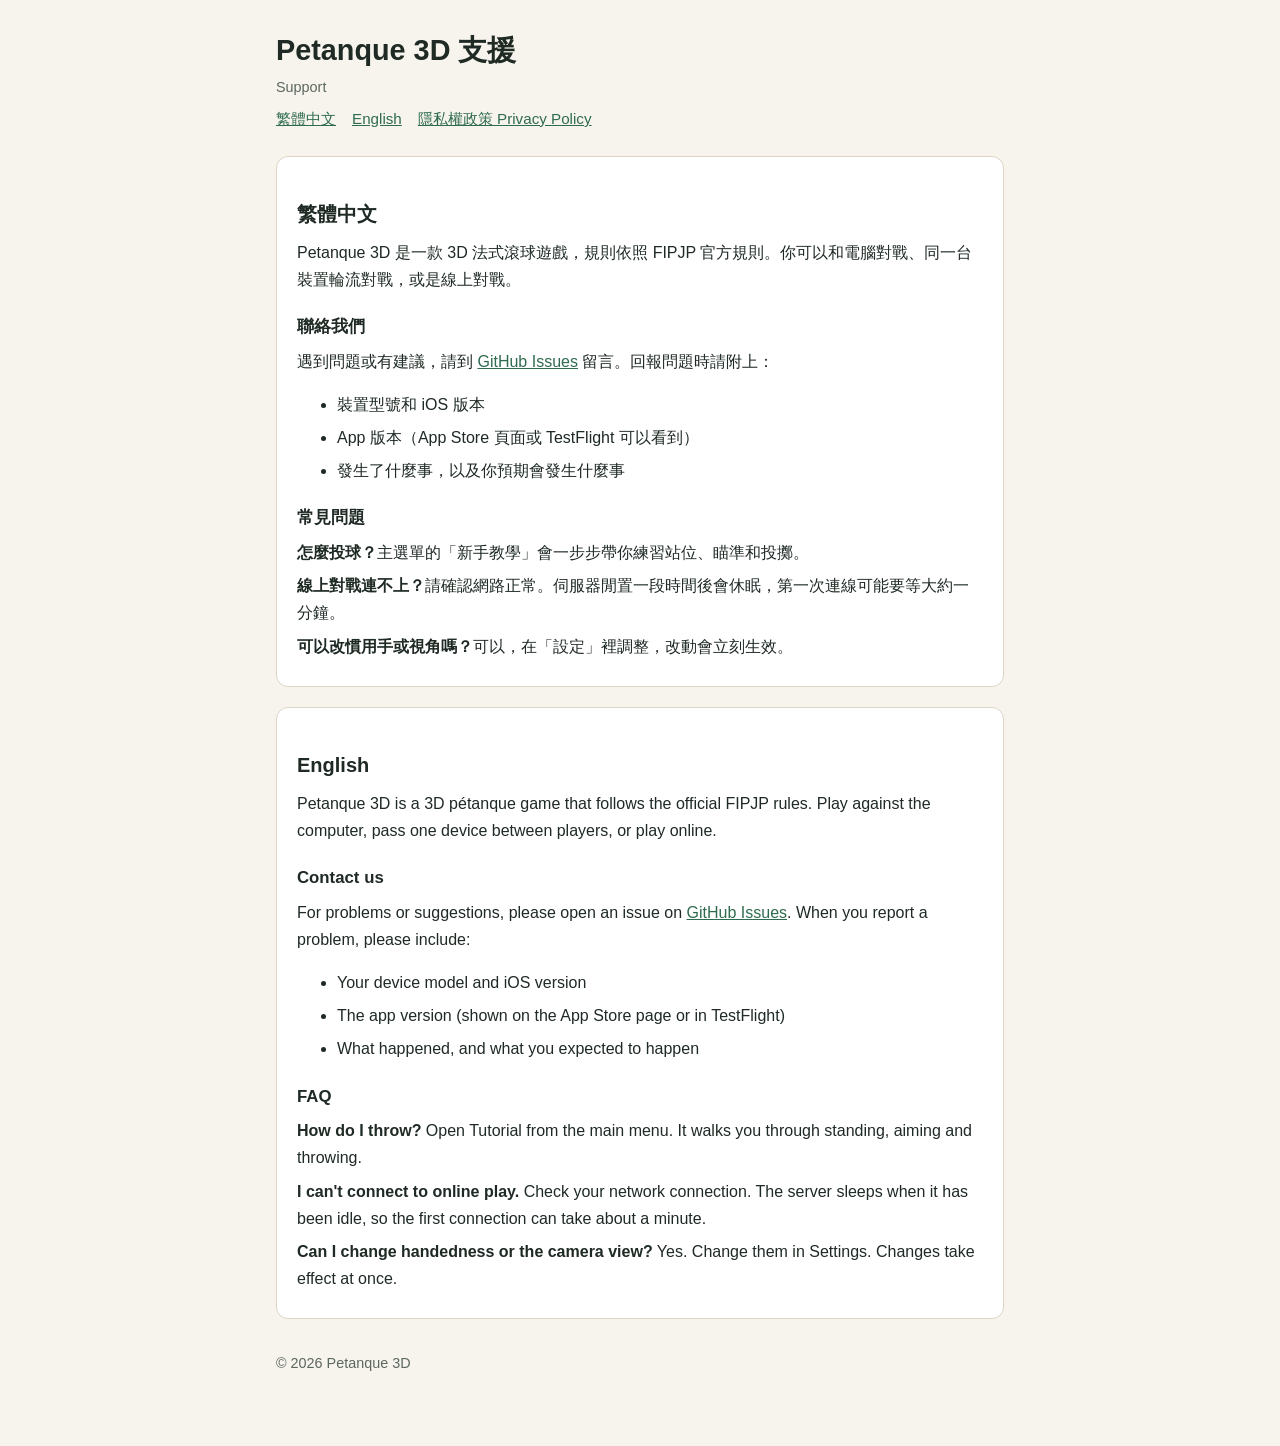
<file: index.html>
<!doctype html>
<html lang="zh-Hant-TW">
<head>
<meta charset="utf-8">
<meta name="viewport" content="width=device-width, initial-scale=1">
<title>Petanque 3D 支援 Support</title>
<link rel="stylesheet" href="style.css">
</head>
<body>
<main>
<header>
  <h1>Petanque 3D 支援</h1>
  <p class="muted">Support</p>
  <nav><a href="#zh">繁體中文</a><a href="#en">English</a><a href="privacy/">隱私權政策 Privacy Policy</a></nav>
</header>

<section class="lang" id="zh" lang="zh-Hant-TW">
  <h2>繁體中文</h2>
  <p>Petanque 3D 是一款 3D 法式滾球遊戲，規則依照 FIPJP 官方規則。你可以和電腦對戰、同一台裝置輪流對戰，或是線上對戰。</p>

  <h3>聯絡我們</h3>
  <p>遇到問題或有建議，請到 <a href="https://github.com/i3ustudio37/petanque-3d-site/issues">GitHub Issues</a> 留言。回報問題時請附上：</p>
  <ul>
    <li>裝置型號和 iOS 版本</li>
    <li>App 版本（App Store 頁面或 TestFlight 可以看到）</li>
    <li>發生了什麼事，以及你預期會發生什麼事</li>
  </ul>

  <h3>常見問題</h3>
  <p><strong>怎麼投球？</strong>主選單的「新手教學」會一步步帶你練習站位、瞄準和投擲。</p>
  <p><strong>線上對戰連不上？</strong>請確認網路正常。伺服器閒置一段時間後會休眠，第一次連線可能要等大約一分鐘。</p>
  <p><strong>可以改慣用手或視角嗎？</strong>可以，在「設定」裡調整，改動會立刻生效。</p>
</section>

<section class="lang" id="en" lang="en">
  <h2>English</h2>
  <p>Petanque 3D is a 3D pétanque game that follows the official FIPJP rules. Play against the computer, pass one device between players, or play online.</p>

  <h3>Contact us</h3>
  <p>For problems or suggestions, please open an issue on <a href="https://github.com/i3ustudio37/petanque-3d-site/issues">GitHub Issues</a>. When you report a problem, please include:</p>
  <ul>
    <li>Your device model and iOS version</li>
    <li>The app version (shown on the App Store page or in TestFlight)</li>
    <li>What happened, and what you expected to happen</li>
  </ul>

  <h3>FAQ</h3>
  <p><strong>How do I throw?</strong> Open Tutorial from the main menu. It walks you through standing, aiming and throwing.</p>
  <p><strong>I can't connect to online play.</strong> Check your network connection. The server sleeps when it has been idle, so the first connection can take about a minute.</p>
  <p><strong>Can I change handedness or the camera view?</strong> Yes. Change them in Settings. Changes take effect at once.</p>
</section>

<footer class="muted"><p>© 2026 Petanque 3D</p></footer>
</main>
</body>
</html>
</file>
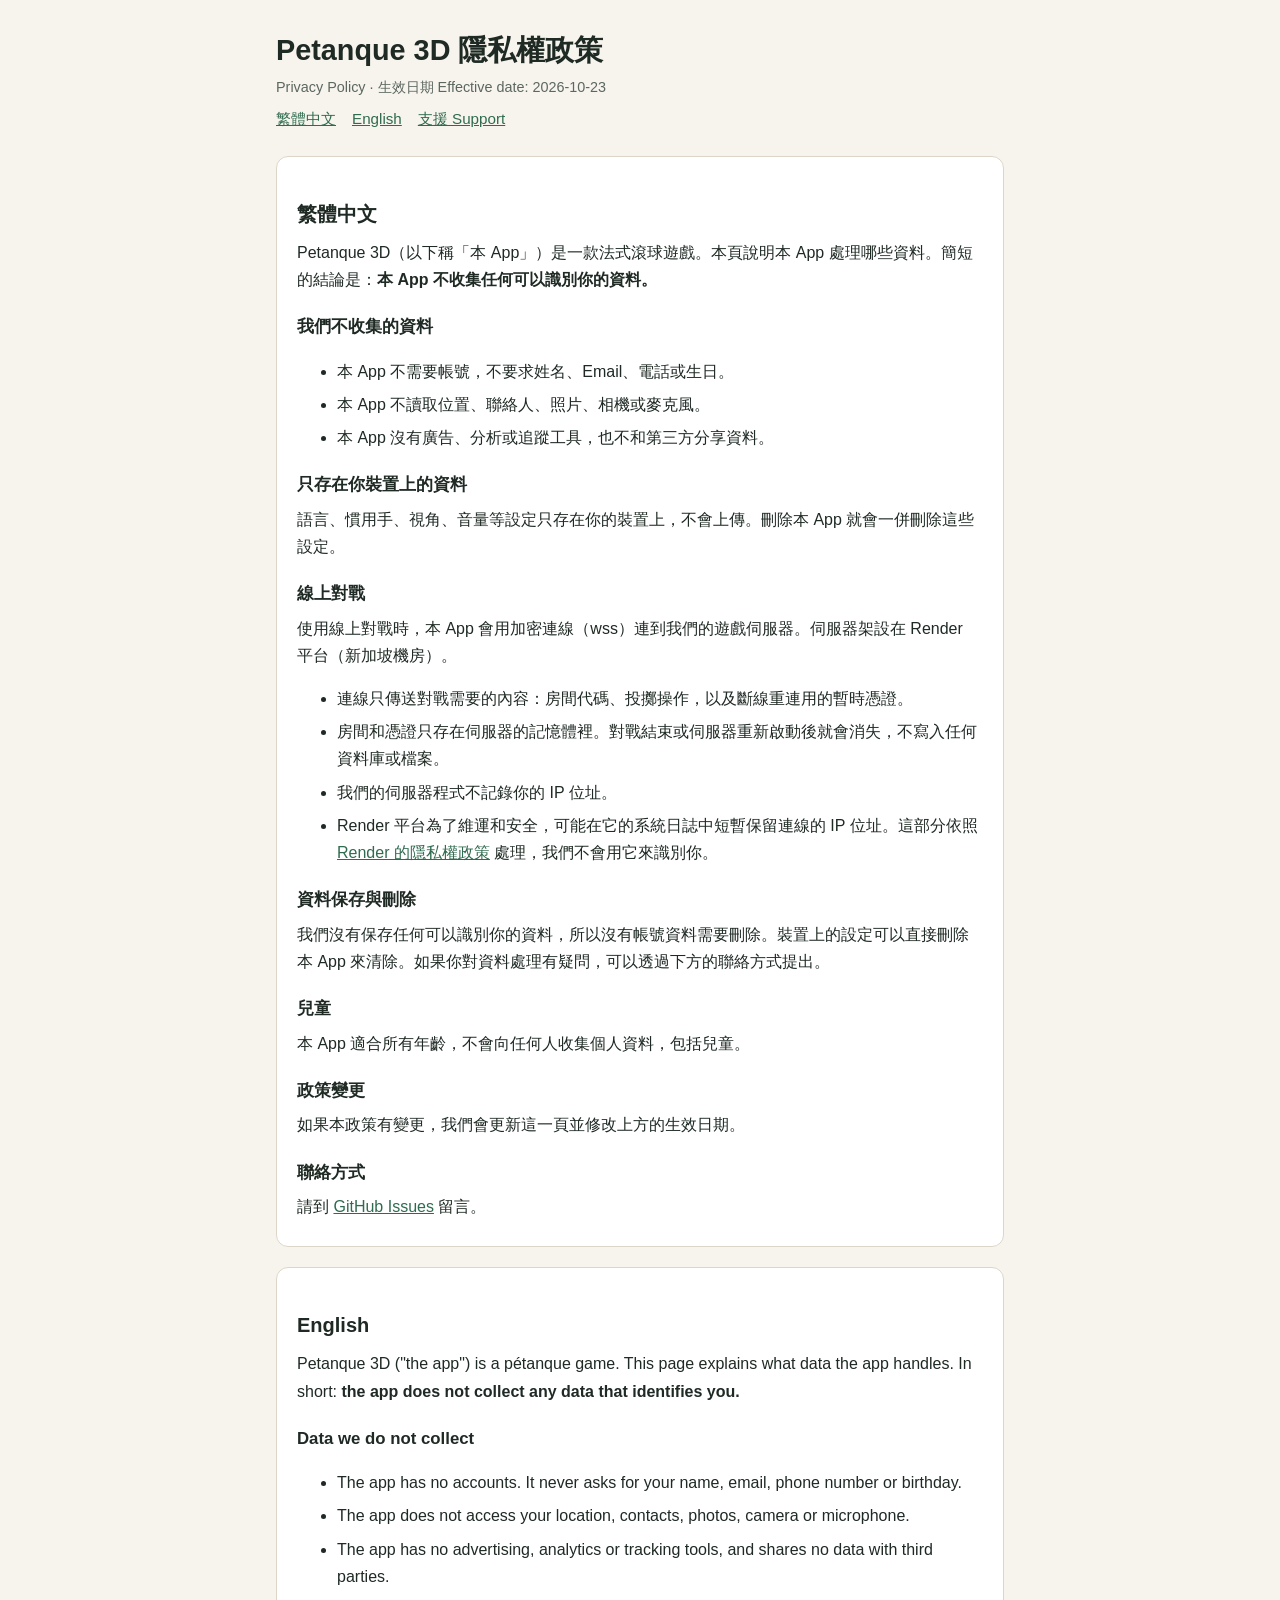
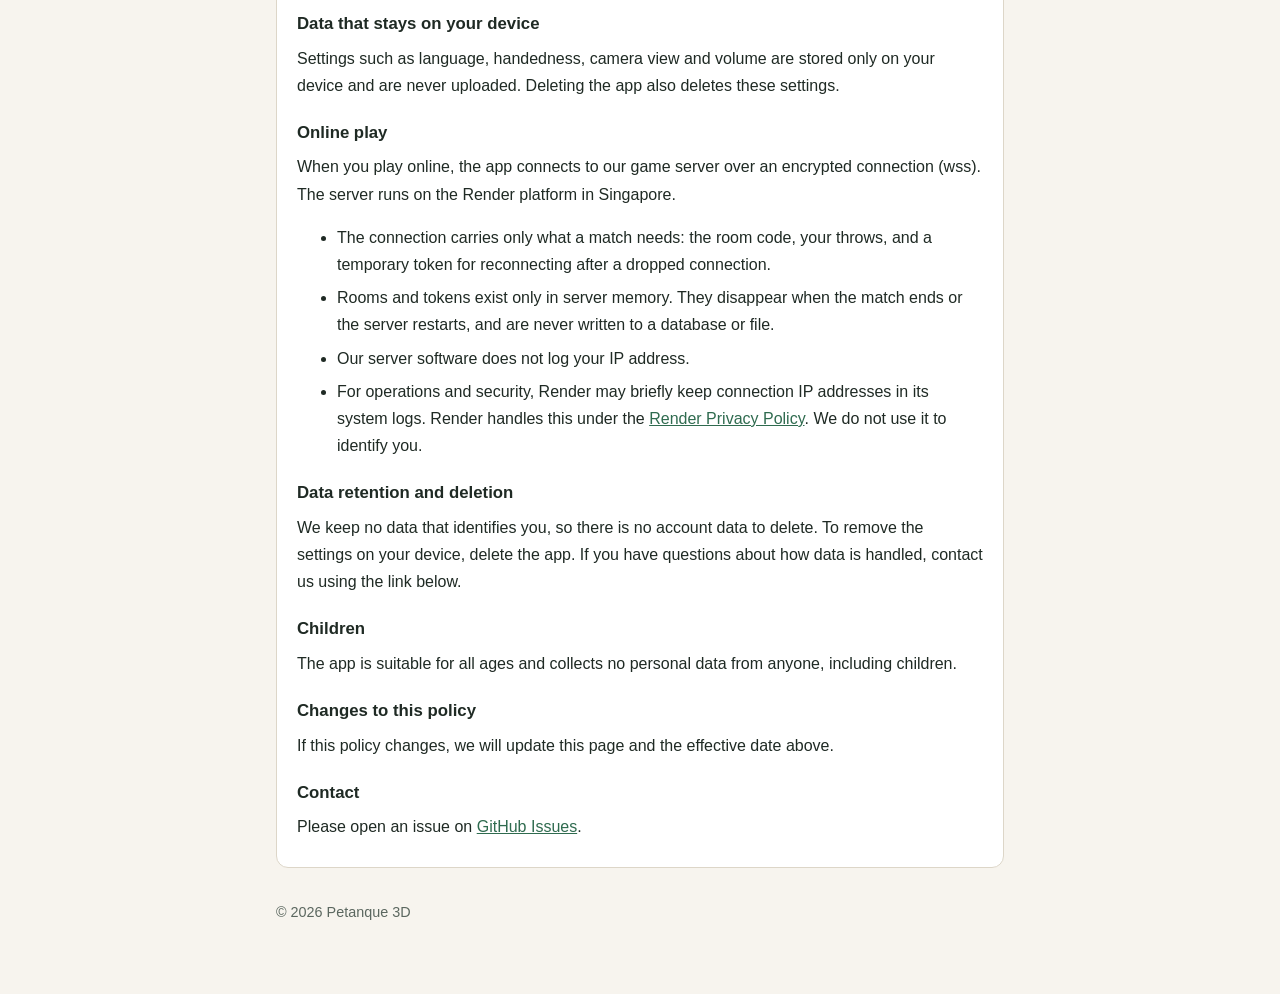
<file: privacy/index.html>
<!doctype html>
<html lang="zh-Hant-TW">
<head>
<meta charset="utf-8">
<meta name="viewport" content="width=device-width, initial-scale=1">
<title>隱私權政策 Privacy Policy｜Petanque 3D</title>
<link rel="stylesheet" href="../style.css">
</head>
<body>
<main>
<header>
  <h1>Petanque 3D 隱私權政策</h1>
  <p class="muted">Privacy Policy · 生效日期 Effective date: 2026-10-23</p>
  <nav><a href="#zh">繁體中文</a><a href="#en">English</a><a href="../">支援 Support</a></nav>
</header>

<section class="lang" id="zh" lang="zh-Hant-TW">
  <h2>繁體中文</h2>
  <p>Petanque 3D（以下稱「本 App」）是一款法式滾球遊戲。本頁說明本 App 處理哪些資料。簡短的結論是：<strong>本 App 不收集任何可以識別你的資料。</strong></p>

  <h3>我們不收集的資料</h3>
  <ul>
    <li>本 App 不需要帳號，不要求姓名、Email、電話或生日。</li>
    <li>本 App 不讀取位置、聯絡人、照片、相機或麥克風。</li>
    <li>本 App 沒有廣告、分析或追蹤工具，也不和第三方分享資料。</li>
  </ul>

  <h3>只存在你裝置上的資料</h3>
  <p>語言、慣用手、視角、音量等設定只存在你的裝置上，不會上傳。刪除本 App 就會一併刪除這些設定。</p>

  <h3>線上對戰</h3>
  <p>使用線上對戰時，本 App 會用加密連線（wss）連到我們的遊戲伺服器。伺服器架設在 Render 平台（新加坡機房）。</p>
  <ul>
    <li>連線只傳送對戰需要的內容：房間代碼、投擲操作，以及斷線重連用的暫時憑證。</li>
    <li>房間和憑證只存在伺服器的記憶體裡。對戰結束或伺服器重新啟動後就會消失，不寫入任何資料庫或檔案。</li>
    <li>我們的伺服器程式不記錄你的 IP 位址。</li>
    <li>Render 平台為了維運和安全，可能在它的系統日誌中短暫保留連線的 IP 位址。這部分依照 <a href="https://render.com/privacy">Render 的隱私權政策</a> 處理，我們不會用它來識別你。</li>
  </ul>

  <h3>資料保存與刪除</h3>
  <p>我們沒有保存任何可以識別你的資料，所以沒有帳號資料需要刪除。裝置上的設定可以直接刪除本 App 來清除。如果你對資料處理有疑問，可以透過下方的聯絡方式提出。</p>

  <h3>兒童</h3>
  <p>本 App 適合所有年齡，不會向任何人收集個人資料，包括兒童。</p>

  <h3>政策變更</h3>
  <p>如果本政策有變更，我們會更新這一頁並修改上方的生效日期。</p>

  <h3>聯絡方式</h3>
  <p>請到 <a href="https://github.com/i3ustudio37/petanque-3d-site/issues">GitHub Issues</a> 留言。</p>
</section>

<section class="lang" id="en" lang="en">
  <h2>English</h2>
  <p>Petanque 3D ("the app") is a pétanque game. This page explains what data the app handles. In short: <strong>the app does not collect any data that identifies you.</strong></p>

  <h3>Data we do not collect</h3>
  <ul>
    <li>The app has no accounts. It never asks for your name, email, phone number or birthday.</li>
    <li>The app does not access your location, contacts, photos, camera or microphone.</li>
    <li>The app has no advertising, analytics or tracking tools, and shares no data with third parties.</li>
  </ul>

  <h3>Data that stays on your device</h3>
  <p>Settings such as language, handedness, camera view and volume are stored only on your device and are never uploaded. Deleting the app also deletes these settings.</p>

  <h3>Online play</h3>
  <p>When you play online, the app connects to our game server over an encrypted connection (wss). The server runs on the Render platform in Singapore.</p>
  <ul>
    <li>The connection carries only what a match needs: the room code, your throws, and a temporary token for reconnecting after a dropped connection.</li>
    <li>Rooms and tokens exist only in server memory. They disappear when the match ends or the server restarts, and are never written to a database or file.</li>
    <li>Our server software does not log your IP address.</li>
    <li>For operations and security, Render may briefly keep connection IP addresses in its system logs. Render handles this under the <a href="https://render.com/privacy">Render Privacy Policy</a>. We do not use it to identify you.</li>
  </ul>

  <h3>Data retention and deletion</h3>
  <p>We keep no data that identifies you, so there is no account data to delete. To remove the settings on your device, delete the app. If you have questions about how data is handled, contact us using the link below.</p>

  <h3>Children</h3>
  <p>The app is suitable for all ages and collects no personal data from anyone, including children.</p>

  <h3>Changes to this policy</h3>
  <p>If this policy changes, we will update this page and the effective date above.</p>

  <h3>Contact</h3>
  <p>Please open an issue on <a href="https://github.com/i3ustudio37/petanque-3d-site/issues">GitHub Issues</a>.</p>
</section>

<footer class="muted"><p>© 2026 Petanque 3D</p></footer>
</main>
</body>
</html>
</file>
<file: style.css>
:root {
  --bg: #f7f4ee;
  --fg: #1f2a24;
  --muted: #5b675f;
  --accent: #2f6b4f;
  --card: #ffffff;
  --line: #ddd6c8;
}
@media (prefers-color-scheme: dark) {
  :root {
    --bg: #141a17;
    --fg: #e7ece8;
    --muted: #a3b0a8;
    --accent: #7fc4a0;
    --card: #1d2521;
    --line: #2f3a34;
  }
}
* { box-sizing: border-box; }
body {
  margin: 0;
  background: var(--bg);
  color: var(--fg);
  font: 16px/1.7 -apple-system, BlinkMacSystemFont, "PingFang TC", "Noto Sans TC", "Segoe UI", sans-serif;
}
main { max-width: 760px; margin: 0 auto; padding: 32px 16px 64px; }
header { margin-bottom: 24px; }
h1 { font-size: 1.8rem; line-height: 1.3; margin: 0 0 4px; }
h2 { font-size: 1.25rem; margin: 32px 0 8px; }
h3 { font-size: 1.05rem; margin: 20px 0 4px; }
p, li { margin: 6px 0; }
a { color: var(--accent); }
.muted { color: var(--muted); font-size: 0.9rem; }
nav { display: flex; gap: 16px; flex-wrap: wrap; font-size: 0.95rem; }
section.lang {
  background: var(--card);
  border: 1px solid var(--line);
  border-radius: 12px;
  padding: 8px 20px 20px;
  margin-top: 20px;
}
footer { margin-top: 32px; }
</file>
